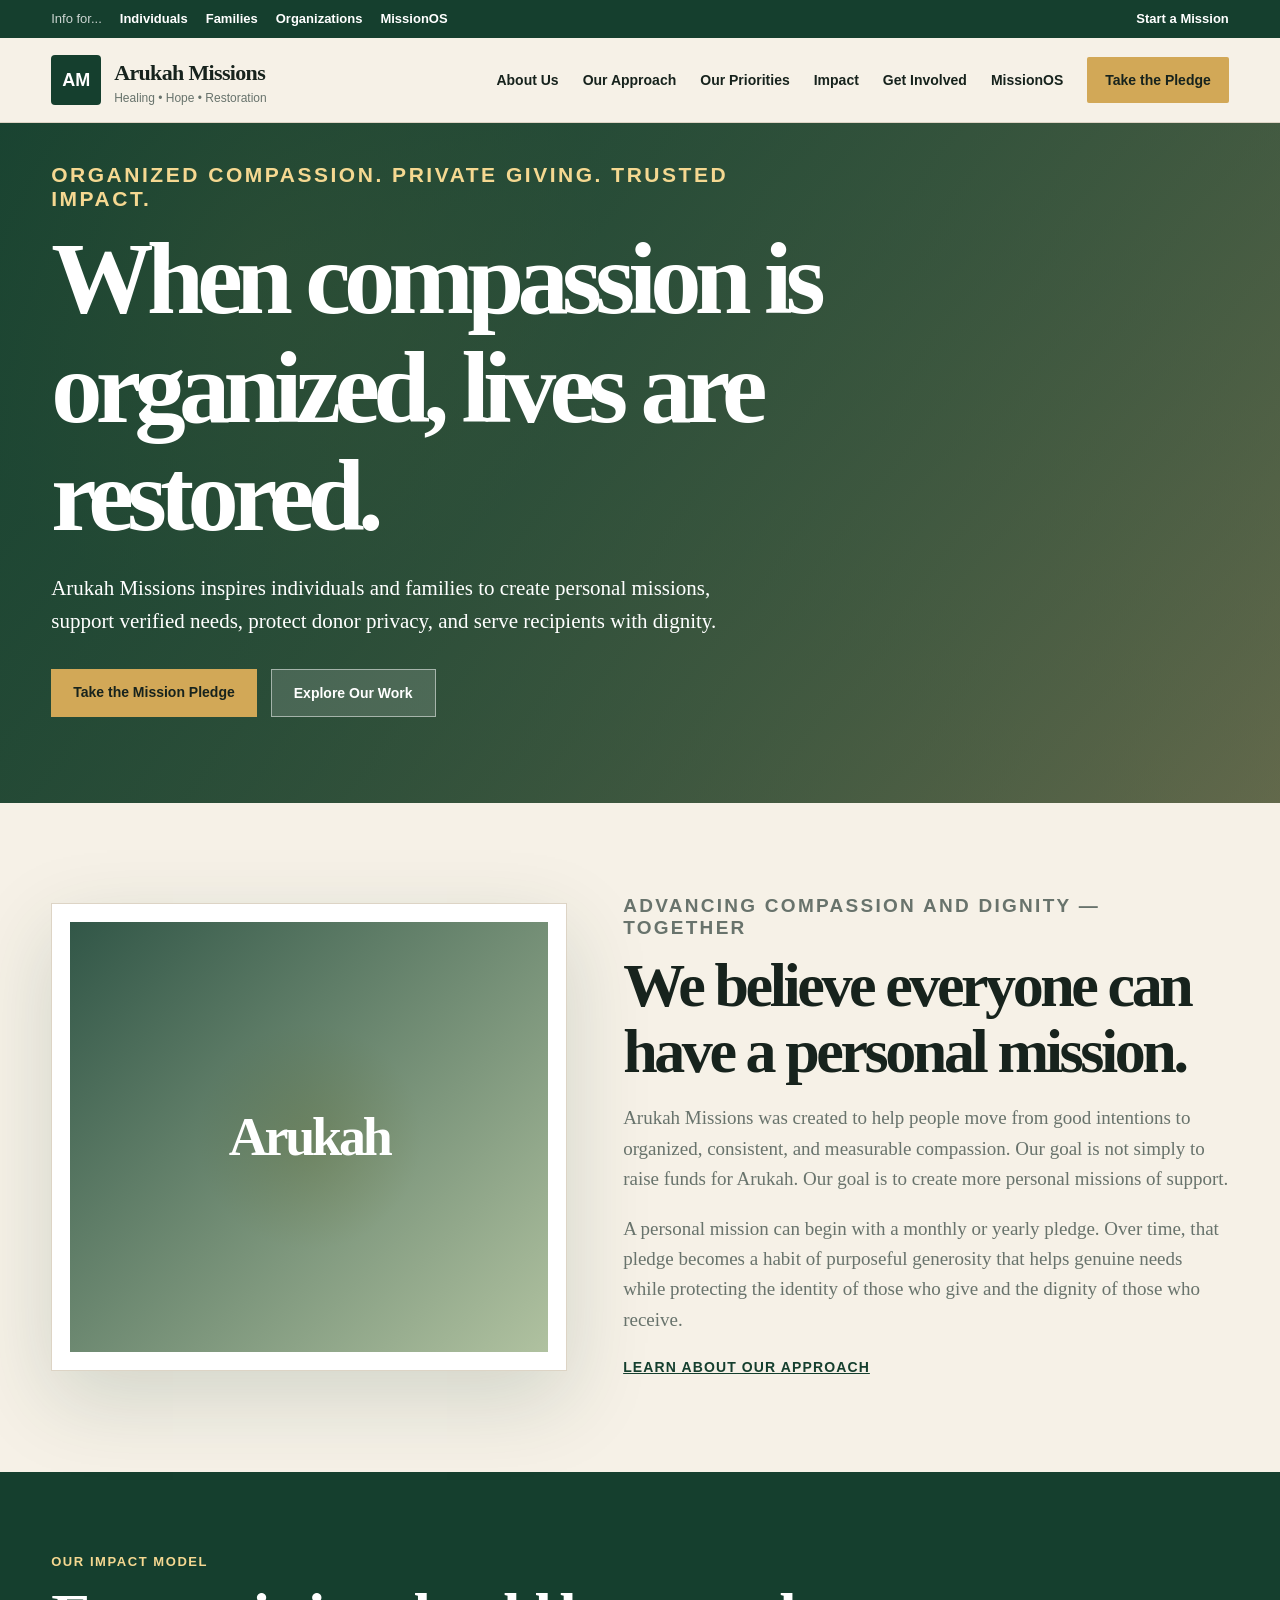
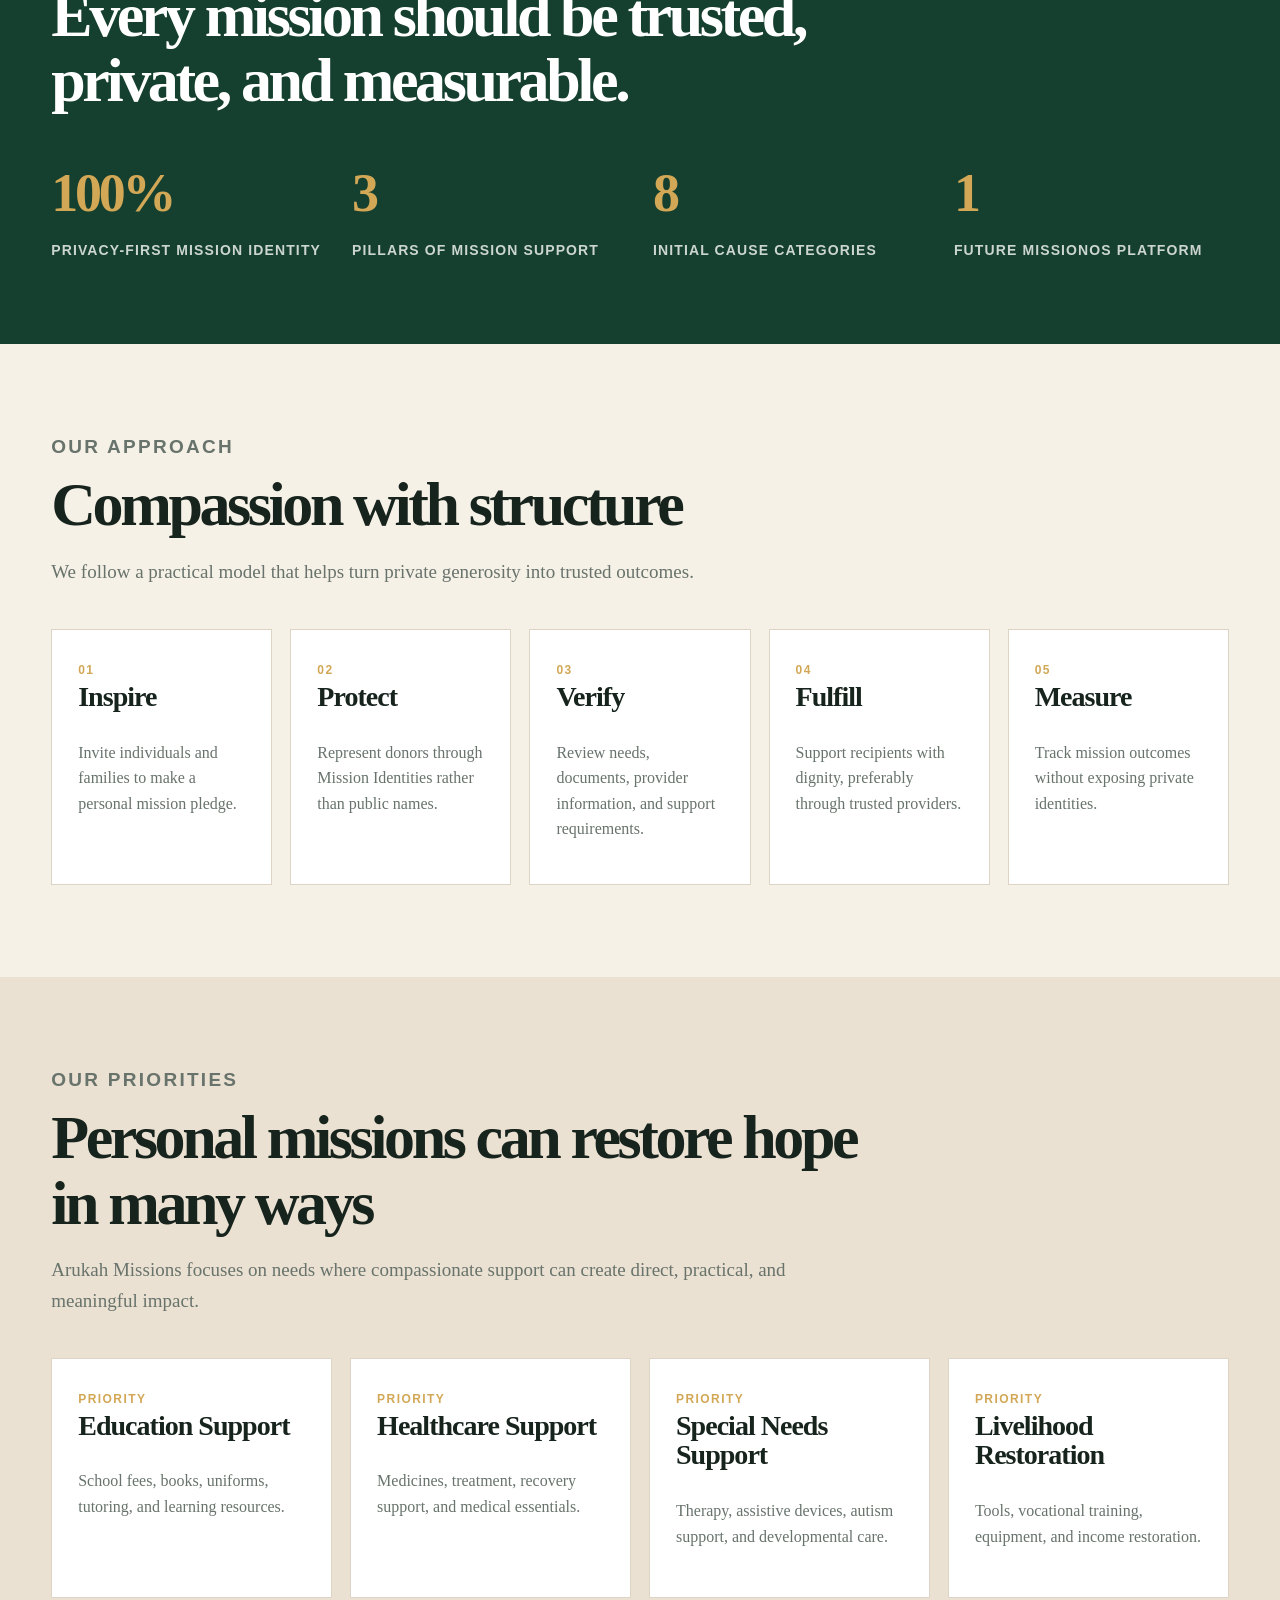
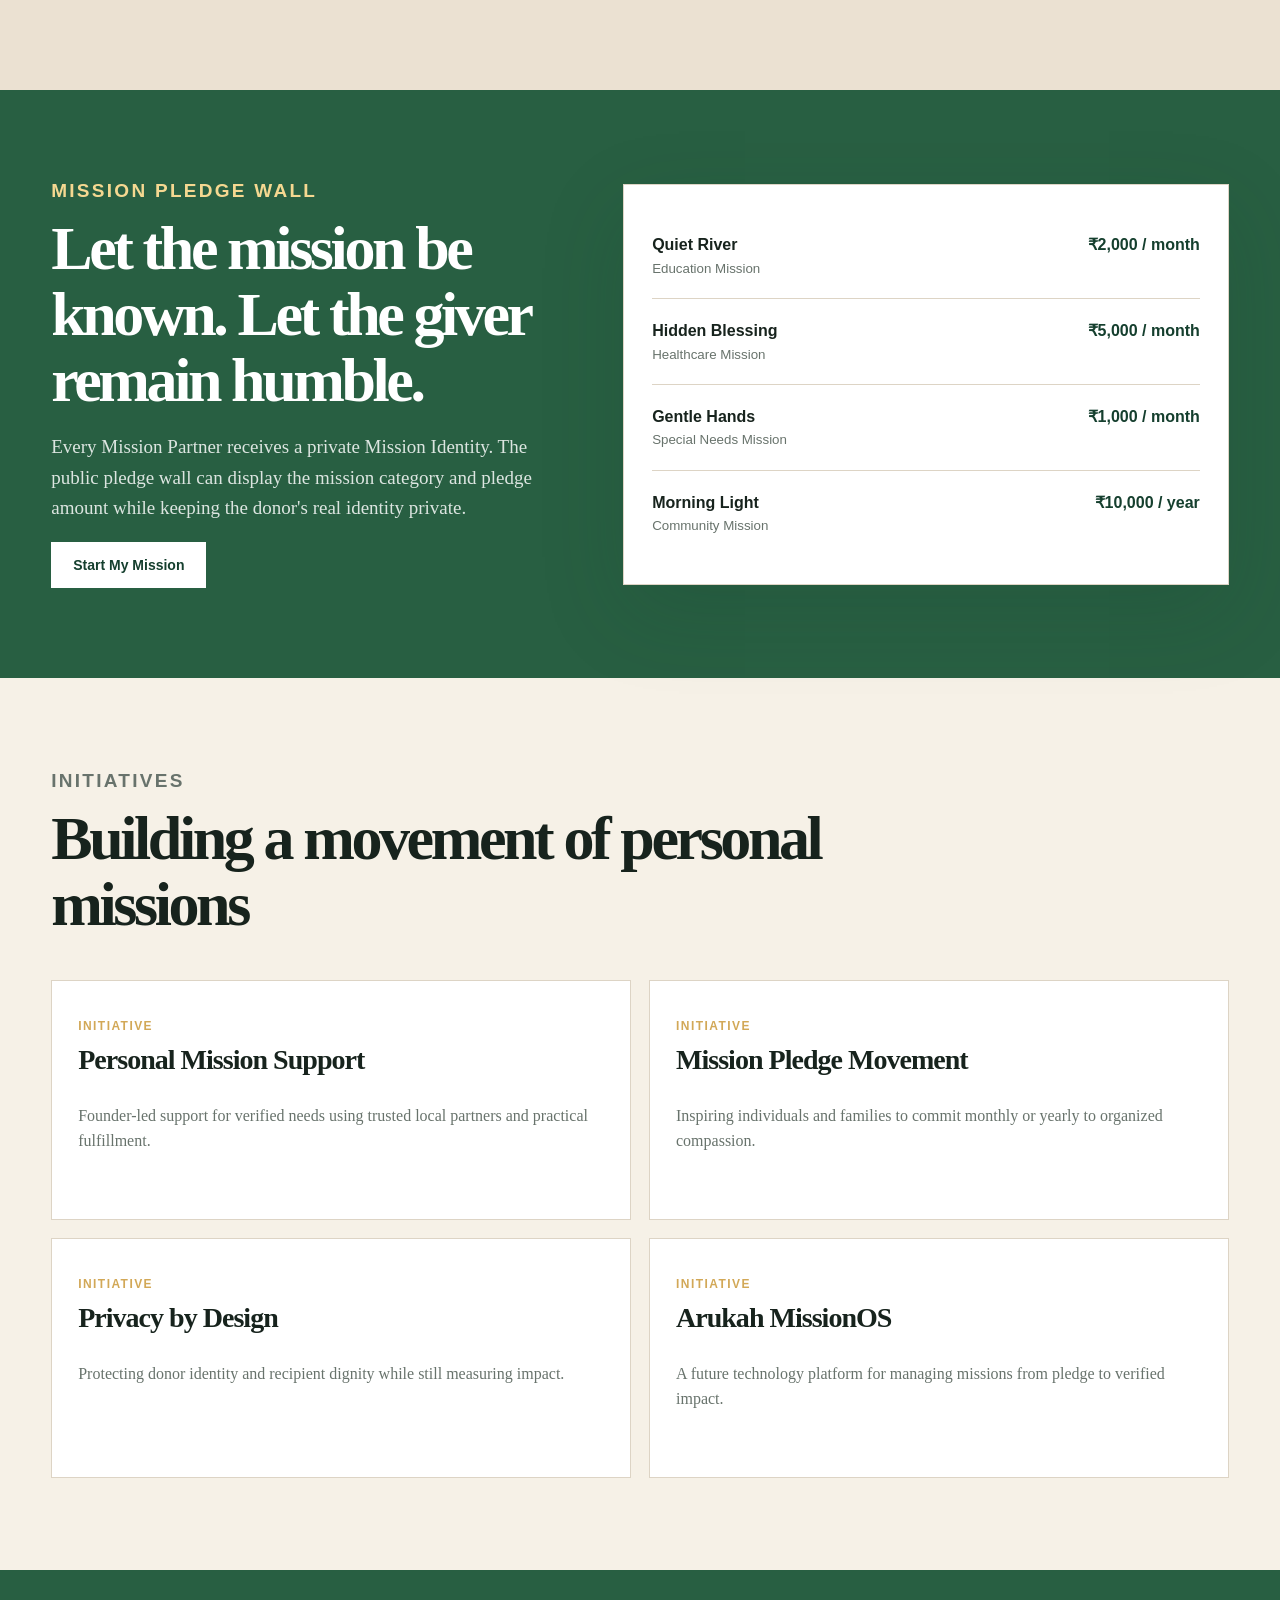
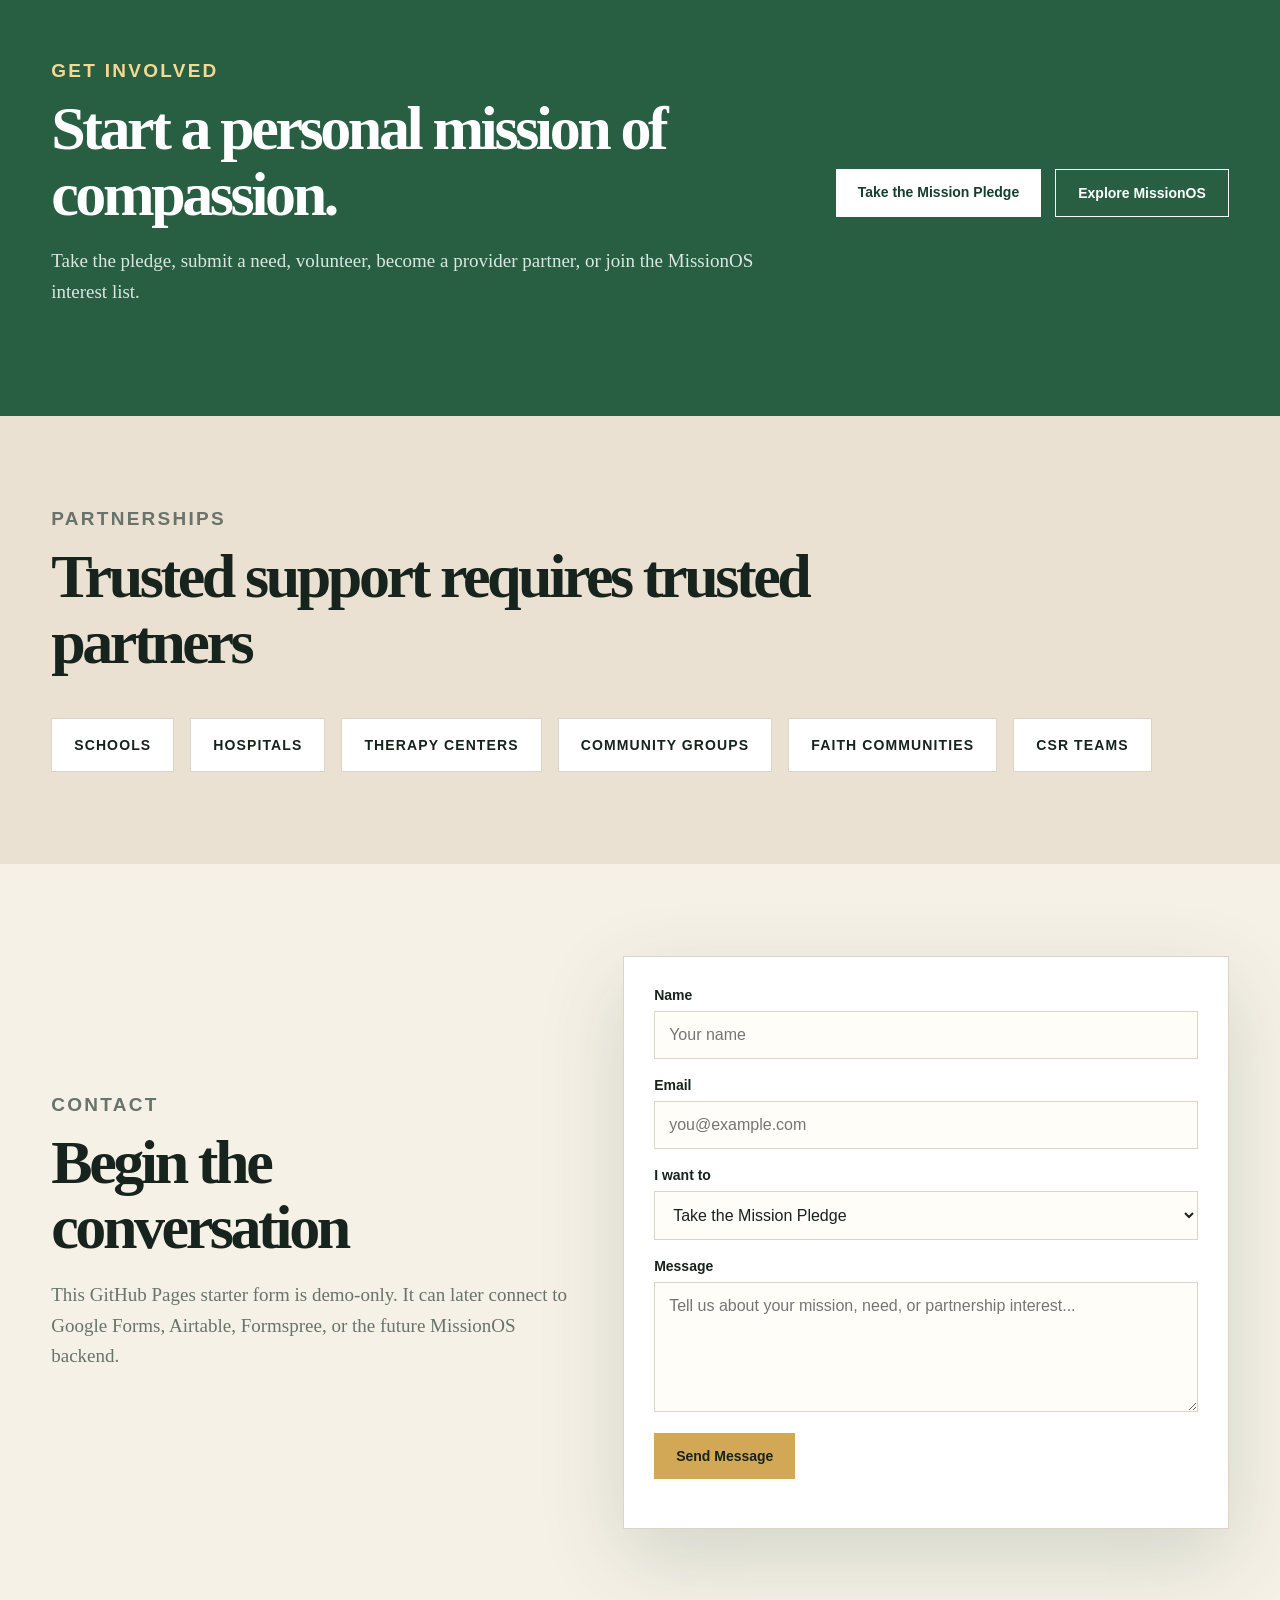
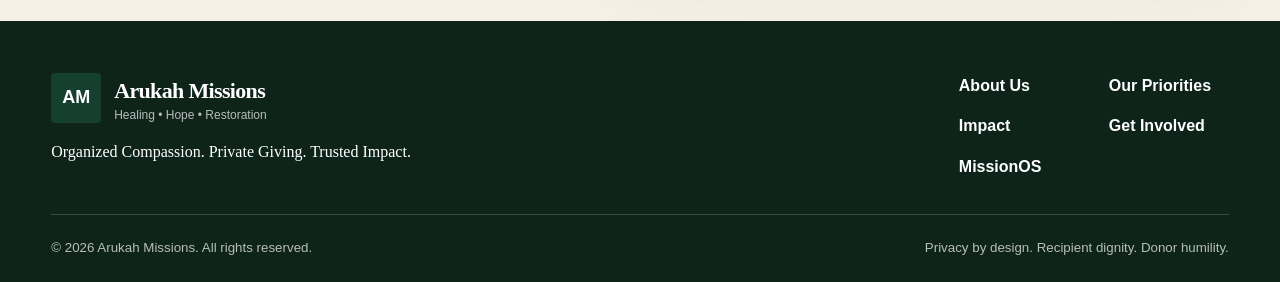
<file: index.html>
<!DOCTYPE html>
<html lang="en">
<head>
  <meta charset="UTF-8" />
  <meta name="viewport" content="width=device-width, initial-scale=1.0" />
  <title>Arukah Missions | Organized Compassion. Private Giving. Trusted Impact.</title>
  <meta name="description" content="Arukah Missions inspires personal missions of compassion through private pledges, verified needs, and recipient dignity." />
  <link rel="stylesheet" href="./styles.css" />
</head>
<body>
  <a class="skip" href="#main">Skip to Content</a>

  <header class="topbar">
    <div class="container topbar-inner">
      <div class="info-for">
        <span>Info for...</span>
        <a href="#pledge">Individuals</a>
        <a href="#pledge">Families</a>
        <a href="#partners">Organizations</a>
        <a href="missionos.html">MissionOS</a>
      </div>
      <a class="toplink" href="#contact">Start a Mission</a>
    </div>
  </header>

  <header class="site-header">
    <nav class="container nav">
      <a class="brand" href="index.html">
        <span class="brand-symbol">AM</span>
        <span>
          <strong>Arukah Missions</strong>
          <small>Healing • Hope • Restoration</small>
        </span>
      </a>

      <button class="menu-button" id="menuButton" aria-label="Open menu">☰</button>

      <div class="nav-links" id="navLinks">
        <a href="#about">About Us</a>
        <a href="#approach">Our Approach</a>
        <a href="#priorities">Our Priorities</a>
        <a href="#impact">Impact</a>
        <a href="#involved">Get Involved</a>
        <a href="missionos.html">MissionOS</a>
        <a class="donate-button" href="#pledge">Take the Pledge</a>
      </div>
    </nav>
  </header>

  <main id="main">
    <section class="hero">
      <div class="hero-overlay"></div>
      <div class="container hero-content">
        <p class="eyebrow light">Organized compassion. Private giving. Trusted impact.</p>
        <h1>When compassion is organized, lives are restored.</h1>
        <p>
          Arukah Missions inspires individuals and families to create personal missions,
          support verified needs, protect donor privacy, and serve recipients with dignity.
        </p>
        <div class="hero-actions">
          <a href="#pledge" class="button primary">Take the Mission Pledge</a>
          <a href="#approach" class="button ghost">Explore Our Work</a>
        </div>
      </div>
    </section>

    <section class="intro-block" id="about">
      <div class="container two-col">
        <div class="media-card">
          <div class="image-placeholder">
            <span>Arukah</span>
          </div>
        </div>
        <div>
          <p class="eyebrow">Advancing compassion and dignity — together</p>
          <h2>We believe everyone can have a personal mission.</h2>
          <p>
            Arukah Missions was created to help people move from good intentions to organized,
            consistent, and measurable compassion. Our goal is not simply to raise funds for Arukah.
            Our goal is to create more personal missions of support.
          </p>
          <p>
            A personal mission can begin with a monthly or yearly pledge. Over time, that pledge
            becomes a habit of purposeful generosity that helps genuine needs while protecting the
            identity of those who give and the dignity of those who receive.
          </p>
          <a href="#approach" class="text-link">Learn about our approach</a>
        </div>
      </div>
    </section>

    <section class="impact-band" id="impact">
      <div class="container">
        <p class="eyebrow light">Our Impact Model</p>
        <h2>Every mission should be trusted, private, and measurable.</h2>
        <div class="metrics">
          <div><strong>100%</strong><span>privacy-first mission identity</span></div>
          <div><strong>3</strong><span>pillars of mission support</span></div>
          <div><strong>8</strong><span>initial cause categories</span></div>
          <div><strong>1</strong><span>future MissionOS platform</span></div>
        </div>
      </div>
    </section>

    <section class="section" id="approach">
      <div class="container">
        <div class="section-head">
          <p class="eyebrow">Our Approach</p>
          <h2>Compassion with structure</h2>
          <p>
            We follow a practical model that helps turn private generosity into trusted outcomes.
          </p>
        </div>

        <div class="approach-grid">
          <article>
            <span>01</span>
            <h3>Inspire</h3>
            <p>Invite individuals and families to make a personal mission pledge.</p>
          </article>
          <article>
            <span>02</span>
            <h3>Protect</h3>
            <p>Represent donors through Mission Identities rather than public names.</p>
          </article>
          <article>
            <span>03</span>
            <h3>Verify</h3>
            <p>Review needs, documents, provider information, and support requirements.</p>
          </article>
          <article>
            <span>04</span>
            <h3>Fulfill</h3>
            <p>Support recipients with dignity, preferably through trusted providers.</p>
          </article>
          <article>
            <span>05</span>
            <h3>Measure</h3>
            <p>Track mission outcomes without exposing private identities.</p>
          </article>
        </div>
      </div>
    </section>

    <section class="section priorities" id="priorities">
      <div class="container">
        <div class="section-head">
          <p class="eyebrow">Our Priorities</p>
          <h2>Personal missions can restore hope in many ways</h2>
          <p>
            Arukah Missions focuses on needs where compassionate support can create direct,
            practical, and meaningful impact.
          </p>
        </div>

        <div class="priority-grid">
          <a class="priority-card" href="#contact"><span>Priority</span><h3>Education Support</h3><p>School fees, books, uniforms, tutoring, and learning resources.</p></a>
          <a class="priority-card" href="#contact"><span>Priority</span><h3>Healthcare Support</h3><p>Medicines, treatment, recovery support, and medical essentials.</p></a>
          <a class="priority-card" href="#contact"><span>Priority</span><h3>Special Needs Support</h3><p>Therapy, assistive devices, autism support, and developmental care.</p></a>
          <a class="priority-card" href="#contact"><span>Priority</span><h3>Livelihood Restoration</h3><p>Tools, vocational training, equipment, and income restoration.</p></a>
        </div>
      </div>
    </section>

    <section class="feature-story" id="pledge">
      <div class="container story-grid">
        <div>
          <p class="eyebrow light">Mission Pledge Wall</p>
          <h2>Let the mission be known. Let the giver remain humble.</h2>
          <p>
            Every Mission Partner receives a private Mission Identity. The public pledge wall can
            display the mission category and pledge amount while keeping the donor's real identity private.
          </p>
          <a href="#contact" class="button light-button">Start My Mission</a>
        </div>

        <div class="pledge-wall">
          <div class="pledge-row"><span><b>Quiet River</b><small>Education Mission</small></span><strong>₹2,000 / month</strong></div>
          <div class="pledge-row"><span><b>Hidden Blessing</b><small>Healthcare Mission</small></span><strong>₹5,000 / month</strong></div>
          <div class="pledge-row"><span><b>Gentle Hands</b><small>Special Needs Mission</small></span><strong>₹1,000 / month</strong></div>
          <div class="pledge-row"><span><b>Morning Light</b><small>Community Mission</small></span><strong>₹10,000 / year</strong></div>
        </div>
      </div>
    </section>

    <section class="section initiatives">
      <div class="container">
        <div class="section-head">
          <p class="eyebrow">Initiatives</p>
          <h2>Building a movement of personal missions</h2>
        </div>

        <div class="initiative-list">
          <article>
            <p>Initiative</p>
            <h3>Personal Mission Support</h3>
            <span>Founder-led support for verified needs using trusted local partners and practical fulfillment.</span>
          </article>
          <article>
            <p>Initiative</p>
            <h3>Mission Pledge Movement</h3>
            <span>Inspiring individuals and families to commit monthly or yearly to organized compassion.</span>
          </article>
          <article>
            <p>Initiative</p>
            <h3>Privacy by Design</h3>
            <span>Protecting donor identity and recipient dignity while still measuring impact.</span>
          </article>
          <article>
            <p>Initiative</p>
            <h3>Arukah MissionOS</h3>
            <span>A future technology platform for managing missions from pledge to verified impact.</span>
          </article>
        </div>
      </div>
    </section>

    <section class="newsletter" id="involved">
      <div class="container newsletter-grid">
        <div>
          <p class="eyebrow light">Get involved</p>
          <h2>Start a personal mission of compassion.</h2>
          <p>
            Take the pledge, submit a need, volunteer, become a provider partner, or join the MissionOS interest list.
          </p>
        </div>
        <div class="action-stack">
          <a href="#contact" class="button light-button">Take the Mission Pledge</a>
          <a href="missionos.html" class="button outline-light">Explore MissionOS</a>
        </div>
      </div>
    </section>

    <section class="section partners" id="partners">
      <div class="container">
        <div class="section-head">
          <p class="eyebrow">Partnerships</p>
          <h2>Trusted support requires trusted partners</h2>
        </div>
        <div class="partner-strip">
          <span>Schools</span>
          <span>Hospitals</span>
          <span>Therapy Centers</span>
          <span>Community Groups</span>
          <span>Faith Communities</span>
          <span>CSR Teams</span>
        </div>
      </div>
    </section>

    <section class="section contact-section" id="contact">
      <div class="container contact-grid">
        <div>
          <p class="eyebrow">Contact</p>
          <h2>Begin the conversation</h2>
          <p>
            This GitHub Pages starter form is demo-only. It can later connect to Google Forms,
            Airtable, Formspree, or the future MissionOS backend.
          </p>
        </div>
        <form class="form" id="contactForm">
          <label>Name<input type="text" placeholder="Your name" required /></label>
          <label>Email<input type="email" placeholder="you@example.com" required /></label>
          <label>I want to
            <select>
              <option>Take the Mission Pledge</option>
              <option>Submit a Need</option>
              <option>Volunteer</option>
              <option>Become a Provider Partner</option>
              <option>Learn about MissionOS</option>
            </select>
          </label>
          <label>Message<textarea placeholder="Tell us about your mission, need, or partnership interest..." required></textarea></label>
          <button class="button primary" type="submit">Send Message</button>
          <p id="formMessage" class="form-message"></p>
        </form>
      </div>
    </section>
  </main>

  <footer class="footer">
    <div class="container footer-main">
      <div>
        <a class="brand footer-brand" href="index.html">
          <span class="brand-symbol">AM</span>
          <span><strong>Arukah Missions</strong><small>Healing • Hope • Restoration</small></span>
        </a>
        <p>Organized Compassion. Private Giving. Trusted Impact.</p>
      </div>
      <div class="footer-links">
        <a href="#about">About Us</a>
        <a href="#priorities">Our Priorities</a>
        <a href="#impact">Impact</a>
        <a href="#involved">Get Involved</a>
        <a href="missionos.html">MissionOS</a>
      </div>
    </div>
    <div class="container footer-bottom">
      <small>© 2026 Arukah Missions. All rights reserved.</small>
      <small>Privacy by design. Recipient dignity. Donor humility.</small>
    </div>
  </footer>

  <script src="./script.js"></script>
</body>
</html>
</file>
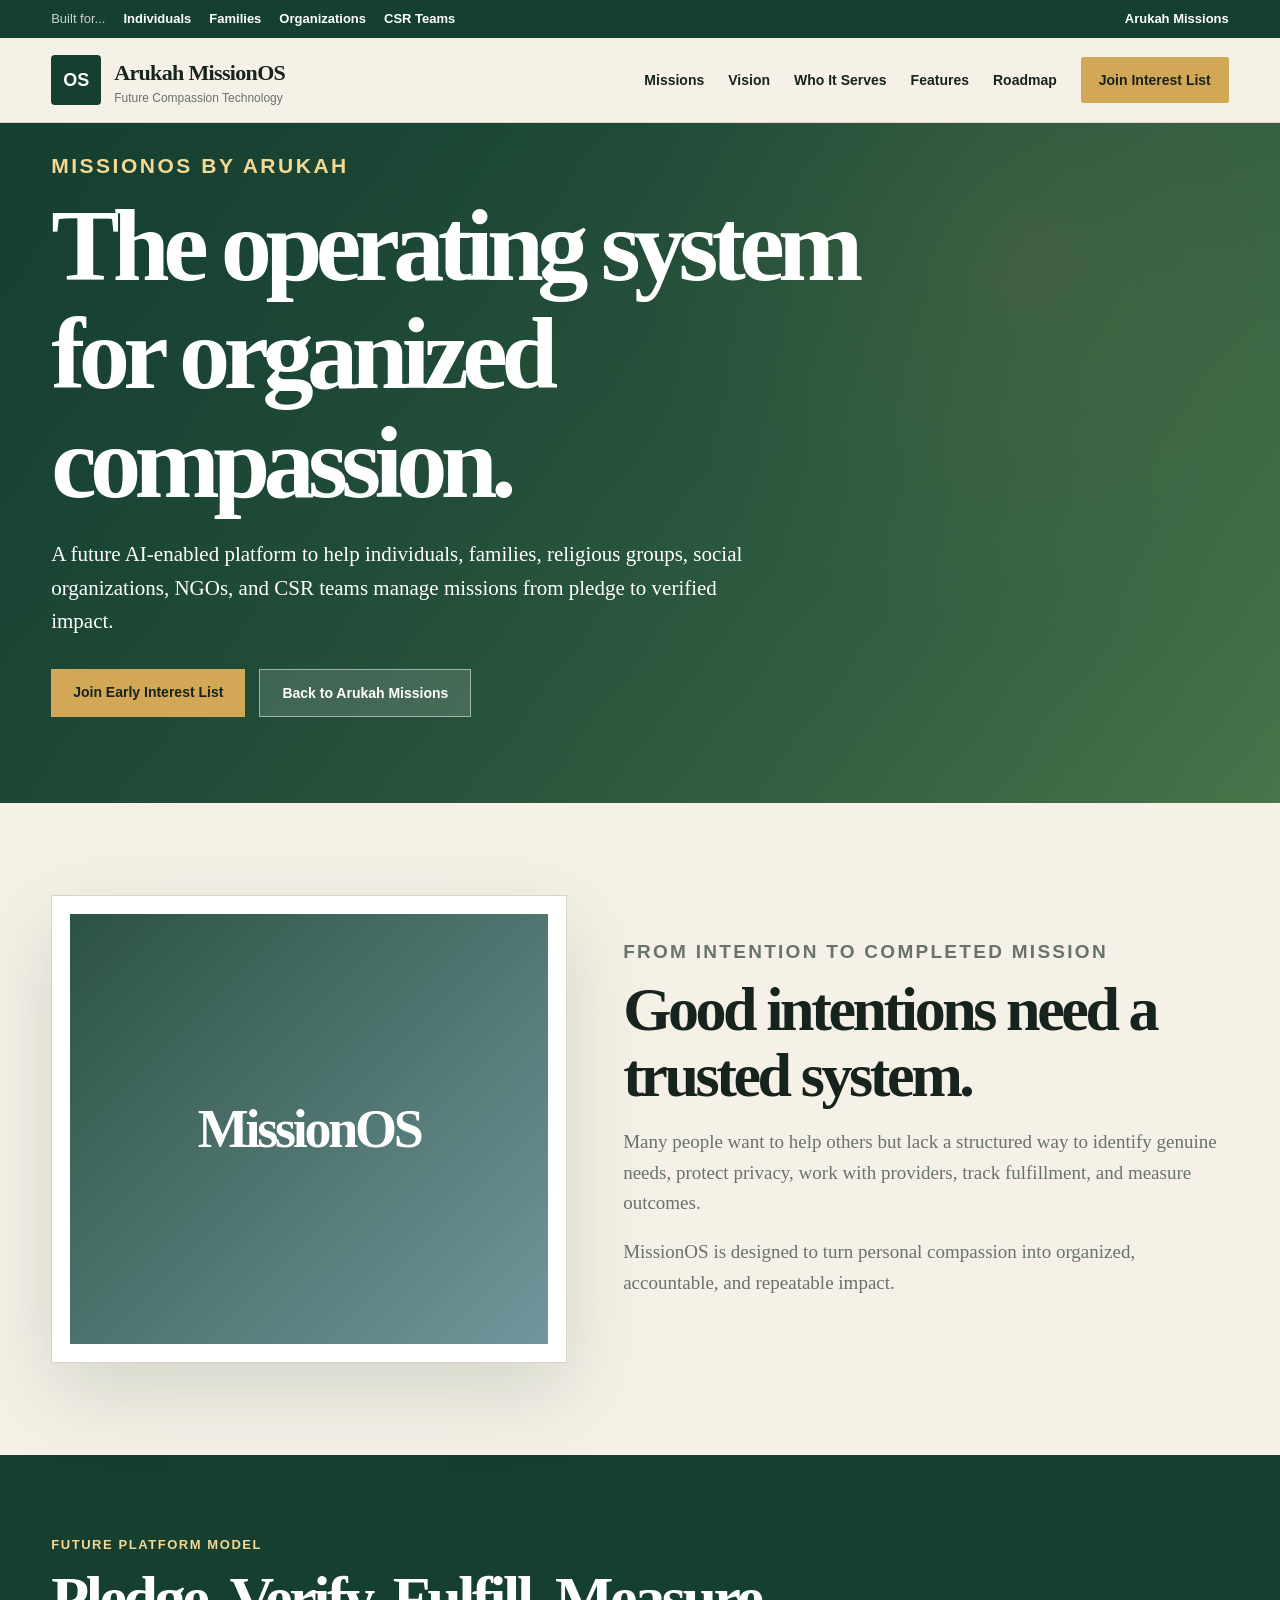
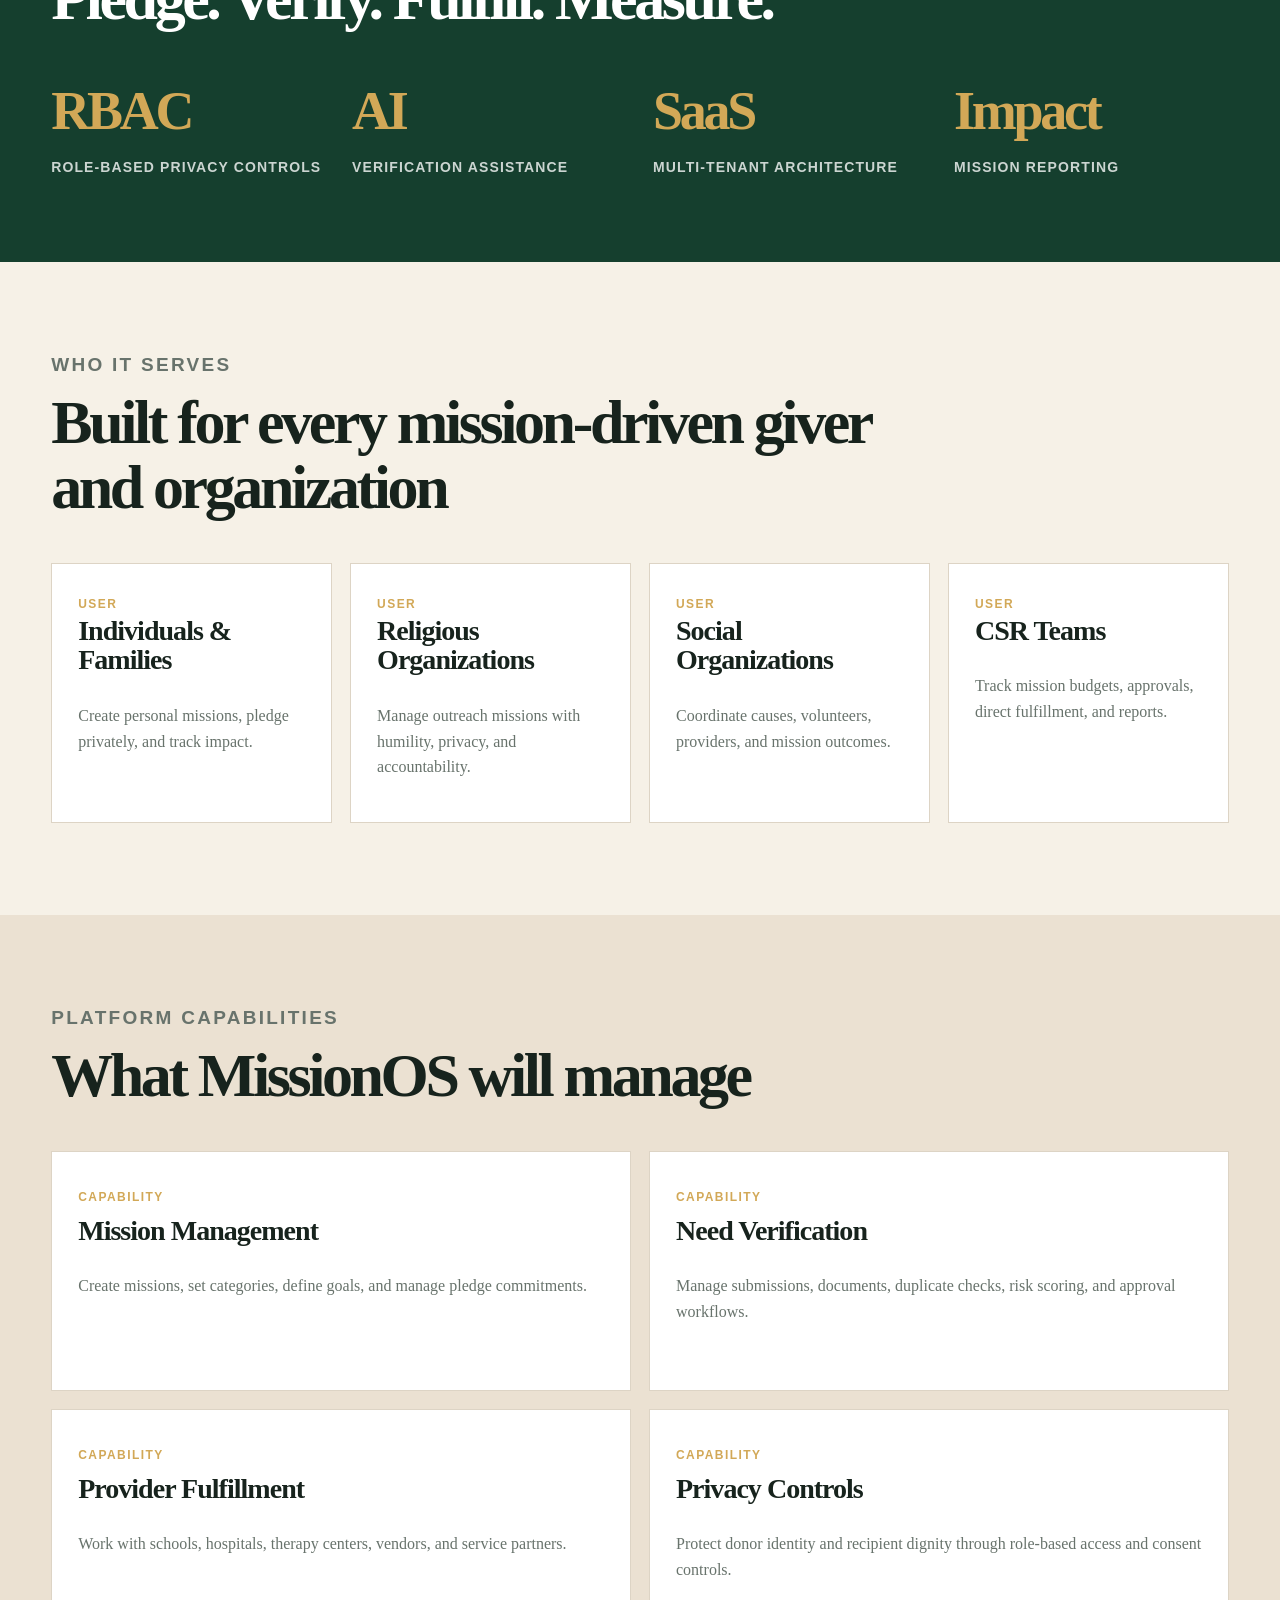
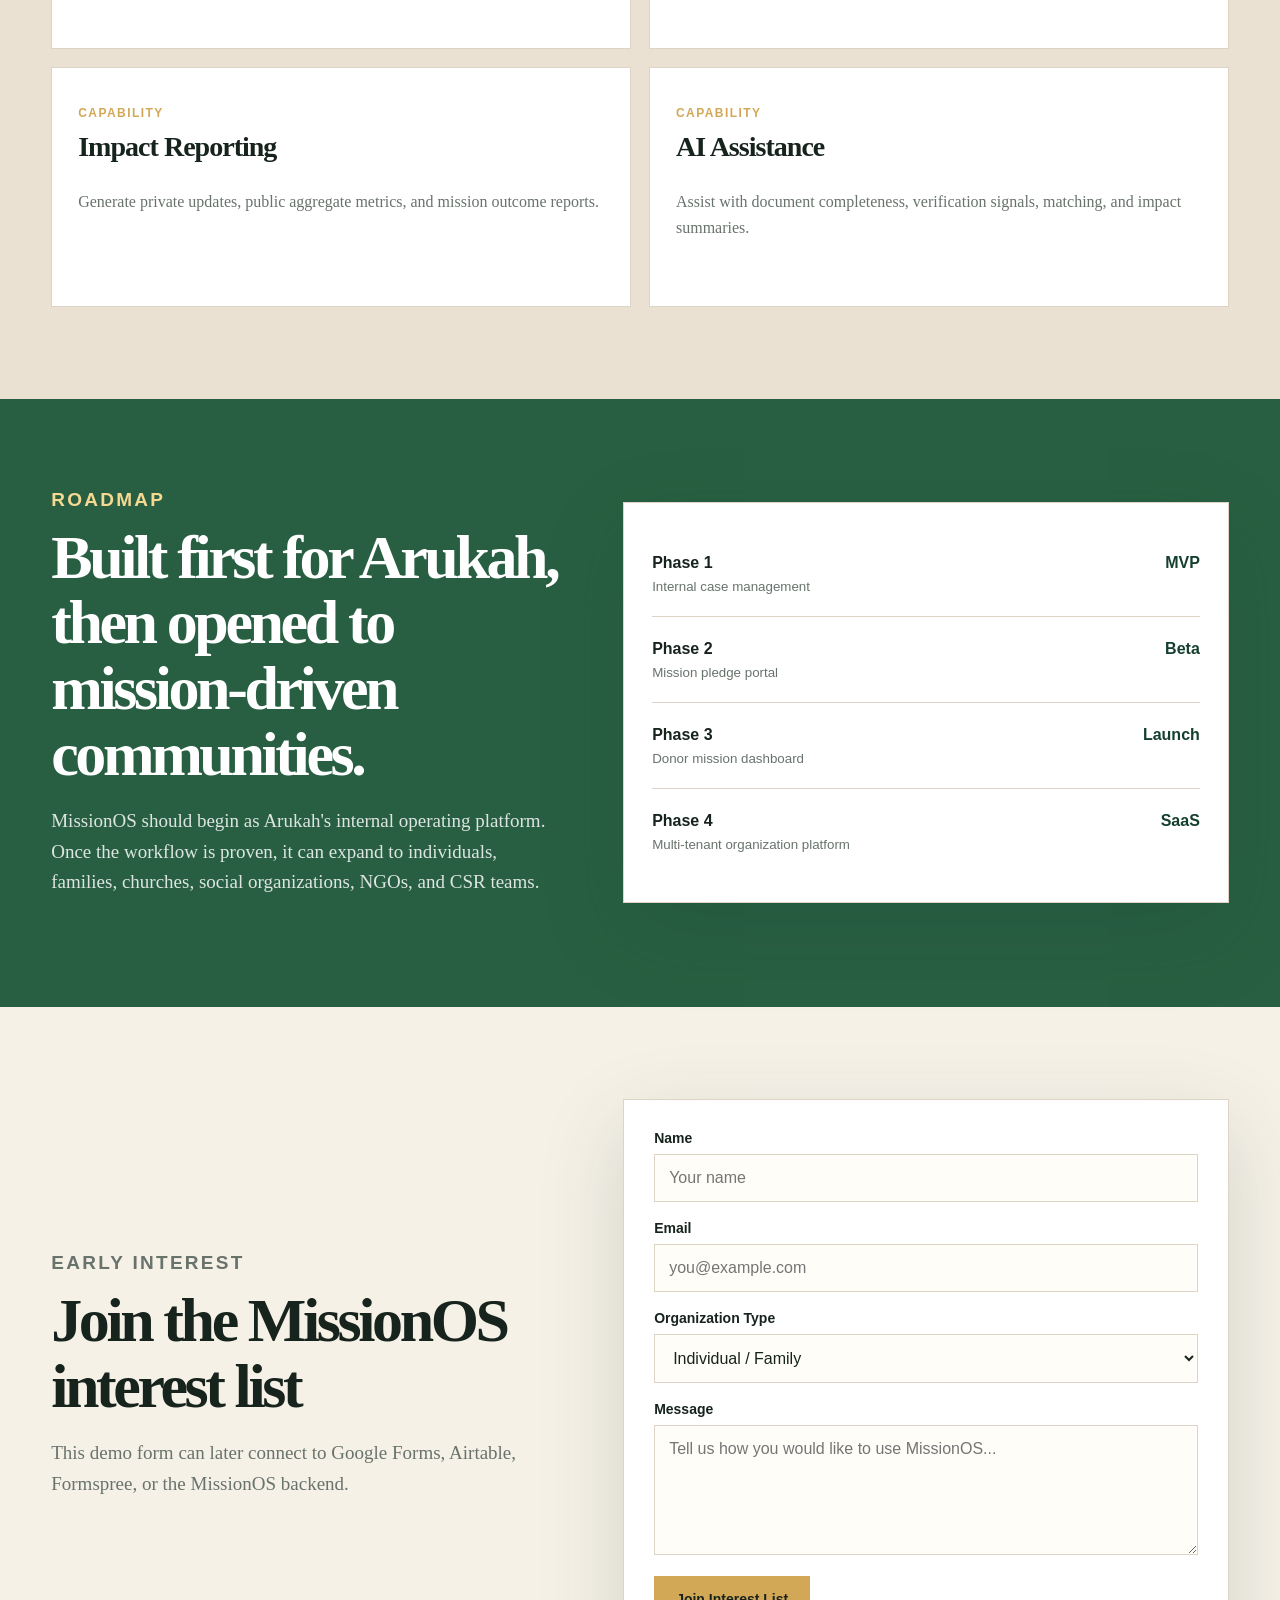
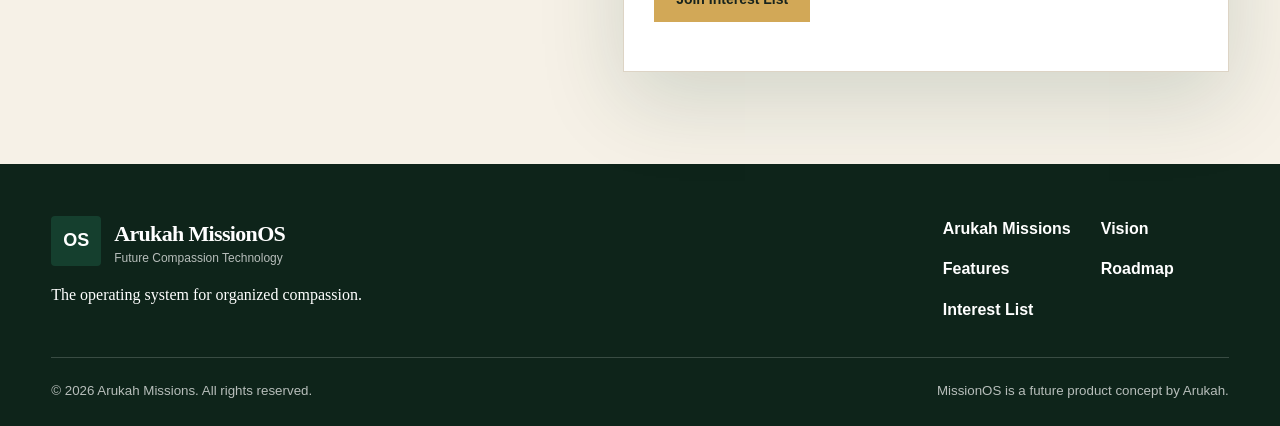
<file: missionos.html>
<!DOCTYPE html>
<html lang="en">
<head>
  <meta charset="UTF-8" />
  <meta name="viewport" content="width=device-width, initial-scale=1.0" />
  <title>Arukah MissionOS | Future Compassion Technology</title>
  <meta name="description" content="Arukah MissionOS is the future platform for organized compassion, private pledges, verified needs, and measurable impact." />
  <link rel="stylesheet" href="./styles.css" />
</head>
<body>
  <a class="skip" href="#main">Skip to Content</a>

  <header class="topbar">
    <div class="container topbar-inner">
      <div class="info-for">
        <span>Built for...</span>
        <a href="#users">Individuals</a>
        <a href="#users">Families</a>
        <a href="#users">Organizations</a>
        <a href="#users">CSR Teams</a>
      </div>
      <a class="toplink" href="index.html">Arukah Missions</a>
    </div>
  </header>

  <header class="site-header">
    <nav class="container nav">
      <a class="brand" href="missionos.html">
        <span class="brand-symbol">OS</span>
        <span><strong>Arukah MissionOS</strong><small>Future Compassion Technology</small></span>
      </a>

      <button class="menu-button" id="menuButton" aria-label="Open menu">☰</button>

      <div class="nav-links" id="navLinks">
        <a href="index.html">Missions</a>
        <a href="#vision">Vision</a>
        <a href="#users">Who It Serves</a>
        <a href="#features">Features</a>
        <a href="#roadmap">Roadmap</a>
        <a class="donate-button" href="#interest">Join Interest List</a>
      </div>
    </nav>
  </header>

  <main id="main">
    <section class="hero os-hero">
      <div class="hero-overlay"></div>
      <div class="container hero-content">
        <p class="eyebrow light">MissionOS by Arukah</p>
        <h1>The operating system for organized compassion.</h1>
        <p>
          A future AI-enabled platform to help individuals, families, religious groups, social organizations,
          NGOs, and CSR teams manage missions from pledge to verified impact.
        </p>
        <div class="hero-actions">
          <a href="#interest" class="button primary">Join Early Interest List</a>
          <a href="index.html" class="button ghost">Back to Arukah Missions</a>
        </div>
      </div>
    </section>

    <section class="intro-block" id="vision">
      <div class="container two-col">
        <div class="media-card os-card">
          <div class="image-placeholder">
            <span>MissionOS</span>
          </div>
        </div>
        <div>
          <p class="eyebrow">From intention to completed mission</p>
          <h2>Good intentions need a trusted system.</h2>
          <p>
            Many people want to help others but lack a structured way to identify genuine needs,
            protect privacy, work with providers, track fulfillment, and measure outcomes.
          </p>
          <p>
            MissionOS is designed to turn personal compassion into organized, accountable,
            and repeatable impact.
          </p>
        </div>
      </div>
    </section>

    <section class="impact-band">
      <div class="container">
        <p class="eyebrow light">Future platform model</p>
        <h2>Pledge. Verify. Fulfill. Measure.</h2>
        <div class="metrics">
          <div><strong>RBAC</strong><span>role-based privacy controls</span></div>
          <div><strong>AI</strong><span>verification assistance</span></div>
          <div><strong>SaaS</strong><span>multi-tenant architecture</span></div>
          <div><strong>Impact</strong><span>mission reporting</span></div>
        </div>
      </div>
    </section>

    <section class="section" id="users">
      <div class="container">
        <div class="section-head">
          <p class="eyebrow">Who it serves</p>
          <h2>Built for every mission-driven giver and organization</h2>
        </div>

        <div class="priority-grid">
          <a class="priority-card" href="#interest"><span>User</span><h3>Individuals & Families</h3><p>Create personal missions, pledge privately, and track impact.</p></a>
          <a class="priority-card" href="#interest"><span>User</span><h3>Religious Organizations</h3><p>Manage outreach missions with humility, privacy, and accountability.</p></a>
          <a class="priority-card" href="#interest"><span>User</span><h3>Social Organizations</h3><p>Coordinate causes, volunteers, providers, and mission outcomes.</p></a>
          <a class="priority-card" href="#interest"><span>User</span><h3>CSR Teams</h3><p>Track mission budgets, approvals, direct fulfillment, and reports.</p></a>
        </div>
      </div>
    </section>

    <section class="section priorities" id="features">
      <div class="container">
        <div class="section-head">
          <p class="eyebrow">Platform capabilities</p>
          <h2>What MissionOS will manage</h2>
        </div>
        <div class="initiative-list">
          <article><p>Capability</p><h3>Mission Management</h3><span>Create missions, set categories, define goals, and manage pledge commitments.</span></article>
          <article><p>Capability</p><h3>Need Verification</h3><span>Manage submissions, documents, duplicate checks, risk scoring, and approval workflows.</span></article>
          <article><p>Capability</p><h3>Provider Fulfillment</h3><span>Work with schools, hospitals, therapy centers, vendors, and service partners.</span></article>
          <article><p>Capability</p><h3>Privacy Controls</h3><span>Protect donor identity and recipient dignity through role-based access and consent controls.</span></article>
          <article><p>Capability</p><h3>Impact Reporting</h3><span>Generate private updates, public aggregate metrics, and mission outcome reports.</span></article>
          <article><p>Capability</p><h3>AI Assistance</h3><span>Assist with document completeness, verification signals, matching, and impact summaries.</span></article>
        </div>
      </div>
    </section>

    <section class="feature-story" id="roadmap">
      <div class="container story-grid">
        <div>
          <p class="eyebrow light">Roadmap</p>
          <h2>Built first for Arukah, then opened to mission-driven communities.</h2>
          <p>
            MissionOS should begin as Arukah's internal operating platform. Once the workflow is proven,
            it can expand to individuals, families, churches, social organizations, NGOs, and CSR teams.
          </p>
        </div>
        <div class="pledge-wall">
          <div class="pledge-row"><span><b>Phase 1</b><small>Internal case management</small></span><strong>MVP</strong></div>
          <div class="pledge-row"><span><b>Phase 2</b><small>Mission pledge portal</small></span><strong>Beta</strong></div>
          <div class="pledge-row"><span><b>Phase 3</b><small>Donor mission dashboard</small></span><strong>Launch</strong></div>
          <div class="pledge-row"><span><b>Phase 4</b><small>Multi-tenant organization platform</small></span><strong>SaaS</strong></div>
        </div>
      </div>
    </section>

    <section class="section contact-section" id="interest">
      <div class="container contact-grid">
        <div>
          <p class="eyebrow">Early interest</p>
          <h2>Join the MissionOS interest list</h2>
          <p>This demo form can later connect to Google Forms, Airtable, Formspree, or the MissionOS backend.</p>
        </div>
        <form class="form" id="contactForm">
          <label>Name<input type="text" placeholder="Your name" required /></label>
          <label>Email<input type="email" placeholder="you@example.com" required /></label>
          <label>Organization Type
            <select>
              <option>Individual / Family</option>
              <option>Religious Organization</option>
              <option>Social Organization</option>
              <option>Charitable Trust</option>
              <option>NGO</option>
              <option>Corporate CSR</option>
              <option>Provider Partner</option>
            </select>
          </label>
          <label>Message<textarea placeholder="Tell us how you would like to use MissionOS..." required></textarea></label>
          <button class="button primary" type="submit">Join Interest List</button>
          <p id="formMessage" class="form-message"></p>
        </form>
      </div>
    </section>
  </main>

  <footer class="footer">
    <div class="container footer-main">
      <div>
        <a class="brand footer-brand" href="missionos.html">
          <span class="brand-symbol">OS</span>
          <span><strong>Arukah MissionOS</strong><small>Future Compassion Technology</small></span>
        </a>
        <p>The operating system for organized compassion.</p>
      </div>
      <div class="footer-links">
        <a href="index.html">Arukah Missions</a>
        <a href="#vision">Vision</a>
        <a href="#features">Features</a>
        <a href="#roadmap">Roadmap</a>
        <a href="#interest">Interest List</a>
      </div>
    </div>
    <div class="container footer-bottom">
      <small>© 2026 Arukah Missions. All rights reserved.</small>
      <small>MissionOS is a future product concept by Arukah.</small>
    </div>
  </footer>

  <script src="./script.js"></script>
</body>
</html>
</file>
<file: styles.css>
:root {
  --green: #153f2e;
  --green-2: #285f42;
  --leaf: #6f8f52;
  --gold: #d2a857;
  --cream: #f6f1e7;
  --sand: #ebe1d2;
  --ink: #17231d;
  --muted: #68736c;
  --white: #ffffff;
  --line: #ddd4c5;
  --shadow: 0 28px 80px rgba(21,63,46,.16);
}
* { box-sizing: border-box; }
html { scroll-behavior: smooth; }
body { margin: 0; font-family: Georgia, 'Times New Roman', serif; color: var(--ink); background: var(--cream); line-height: 1.6; }
a { color: inherit; }
.skip { position: absolute; left: -999px; top: 0; background: white; padding: 10px; z-index: 99; }
.skip:focus { left: 10px; }
.container { width: min(1180px, 92%); margin: 0 auto; }
.topbar { background: var(--green); color: white; font-family: Arial, sans-serif; font-size: 13px; }
.topbar-inner { display: flex; justify-content: space-between; align-items: center; min-height: 38px; gap: 18px; }
.info-for { display: flex; align-items: center; gap: 18px; flex-wrap: wrap; }
.info-for span { opacity: .78; }
.info-for a, .toplink { color: white; text-decoration: none; font-weight: 700; }
.site-header { position: sticky; top: 0; z-index: 50; background: rgba(246,241,231,.95); backdrop-filter: blur(12px); border-bottom: 1px solid var(--line); }
.nav { min-height: 84px; display: flex; justify-content: space-between; align-items: center; }
.brand { display: flex; align-items: center; gap: 13px; text-decoration: none; }
.brand-symbol { width: 50px; height: 50px; border-radius: 4px; background: var(--green); color: white; display: grid; place-items: center; font: 900 18px Arial, sans-serif; }
.brand strong { display: block; font-size: 22px; letter-spacing: -.03em; }
.brand small { display: block; font: 12px Arial, sans-serif; color: var(--muted); }
.nav-links { display: flex; align-items: center; gap: 24px; font-family: Arial, sans-serif; }
.nav-links a { text-decoration: none; font-weight: 800; font-size: 14px; color: var(--ink); }
.donate-button { background: var(--gold); padding: 12px 18px; border-radius: 2px; color: var(--ink) !important; }
.menu-button { display: none; border: 0; background: transparent; font-size: 28px; }
.hero { position: relative; min-height: 680px; display: flex; align-items: end; background: linear-gradient(120deg, rgba(21,63,46,.88), rgba(21,63,46,.45)), radial-gradient(circle at 20% 20%, rgba(210,168,87,.34), transparent 30%), linear-gradient(135deg, #315f45, #a28b63); color: white; }
.os-hero { background: linear-gradient(120deg, rgba(21,63,46,.9), rgba(40,95,66,.55)), radial-gradient(circle at 80% 20%, rgba(210,168,87,.36), transparent 33%), linear-gradient(135deg, #143b42, #6f8f52); }
.hero-content { padding: 0 0 86px; max-width: 1180px; }
.eyebrow { margin: 0 0 14px; color: var(--green-2); font: 900 13px Arial, sans-serif; letter-spacing: .12em; text-transform: uppercase; }
.eyebrow.light { color: #f5d891; }
h1, h2, h3 { line-height: 1.06; margin-top: 0; }
h1 { max-width: 900px; font-size: clamp(52px, 8vw, 104px); letter-spacing: -.065em; margin-bottom: 20px; }
h2 { font-size: clamp(34px, 5vw, 62px); letter-spacing: -.055em; margin-bottom: 18px; }
h3 { font-size: 28px; letter-spacing: -.035em; }
.hero p { max-width: 720px; font-size: 21px; }
.hero-actions { display: flex; gap: 14px; flex-wrap: wrap; margin-top: 30px; }
.button { display: inline-block; text-decoration: none; border: 0; padding: 15px 22px; font: 900 14px Arial, sans-serif; cursor: pointer; }
.button.primary { background: var(--gold); color: var(--ink); }
.button.ghost { background: rgba(255,255,255,.14); color: white; border: 1px solid rgba(255,255,255,.5); }
.button.light-button { background: white; color: var(--green); }
.button.outline-light { background: transparent; color: white; border: 1px solid white; }
.intro-block, .section { padding: 92px 0; }
.two-col, .story-grid, .newsletter-grid, .contact-grid { display: grid; grid-template-columns: .92fr 1.08fr; gap: 56px; align-items: center; }
.media-card, .pledge-wall, .form { background: white; border: 1px solid var(--line); box-shadow: var(--shadow); }
.media-card { padding: 18px; }
.image-placeholder { min-height: 430px; background: linear-gradient(135deg, rgba(21,63,46,.88), rgba(111,143,82,.55)), radial-gradient(circle, rgba(210,168,87,.4), transparent 35%); display: grid; place-items: center; color: white; font-size: 54px; font-weight: 900; letter-spacing: -.06em; }
.os-card .image-placeholder { background: linear-gradient(135deg, rgba(21,63,46,.9), rgba(20,80,90,.6)); }
.intro-block p, .section-head p, .contact-grid p { font-size: 19px; color: var(--muted); }
.text-link { font: 900 14px Arial, sans-serif; color: var(--green); text-transform: uppercase; letter-spacing: .08em; }
.impact-band { background: var(--green); color: white; padding: 82px 0; }
.impact-band h2 { max-width: 850px; }
.metrics { margin-top: 36px; display: grid; grid-template-columns: repeat(4, 1fr); gap: 26px; }
.metrics strong { display: block; font-size: 54px; letter-spacing: -.06em; color: var(--gold); }
.metrics span { font: 800 14px Arial, sans-serif; text-transform: uppercase; letter-spacing: .08em; color: rgba(255,255,255,.78); }
.section-head { max-width: 820px; margin-bottom: 42px; }
.approach-grid, .priority-grid { display: grid; grid-template-columns: repeat(5, 1fr); gap: 18px; }
.approach-grid article, .priority-card, .initiative-list article { background: white; border: 1px solid var(--line); padding: 26px; text-decoration: none; min-height: 240px; transition: transform .2s ease, box-shadow .2s ease; }
.approach-grid article:hover, .priority-card:hover { transform: translateY(-4px); box-shadow: var(--shadow); }
.approach-grid span, .priority-card span, .initiative-list p { font: 900 12px Arial, sans-serif; color: var(--gold); text-transform: uppercase; letter-spacing: .12em; }
.approach-grid p, .priority-card p, .initiative-list span { color: var(--muted); }
.priorities, .partners { background: var(--sand); }
.priority-grid { grid-template-columns: repeat(4, 1fr); }
.feature-story, .newsletter { background: var(--green-2); color: white; padding: 90px 0; }
.feature-story p, .newsletter p { color: rgba(255,255,255,.84); font-size: 19px; }
.pledge-wall { padding: 28px; color: var(--ink); }
.pledge-row { display: flex; justify-content: space-between; gap: 18px; padding: 19px 0; border-bottom: 1px solid var(--line); font-family: Arial, sans-serif; }
.pledge-row:last-child { border-bottom: 0; }
.pledge-row b, .pledge-row small { display: block; }
.pledge-row small { color: var(--muted); }
.pledge-row strong { color: var(--green); white-space: nowrap; }
.initiative-list { display: grid; grid-template-columns: repeat(2, 1fr); gap: 18px; }
.newsletter-grid { grid-template-columns: 1fr .55fr; }
.action-stack { display: flex; gap: 14px; flex-wrap: wrap; justify-content: flex-end; }
.partner-strip { display: flex; flex-wrap: wrap; gap: 16px; }
.partner-strip span { background: white; border: 1px solid var(--line); padding: 18px 22px; font: 900 14px Arial, sans-serif; text-transform: uppercase; letter-spacing: .08em; }
.form { padding: 30px; }
label { display: block; font: 900 14px Arial, sans-serif; margin-bottom: 18px; }
input, select, textarea { width: 100%; margin-top: 8px; padding: 14px; border: 1px solid var(--line); background: #fffdf8; font: 16px Arial, sans-serif; color: var(--ink); }
textarea { min-height: 130px; resize: vertical; }
.form-message { color: var(--green); font: 900 14px Arial, sans-serif; }
.footer { background: #0e241a; color: white; padding: 52px 0 24px; }
.footer-main { display: flex; justify-content: space-between; gap: 34px; }
.footer-brand { color: white; }
.footer-brand small { color: rgba(255,255,255,.7); }
.footer-links { display: grid; grid-template-columns: repeat(2, minmax(120px, 1fr)); gap: 14px 30px; font-family: Arial, sans-serif; }
.footer-links a { color: white; text-decoration: none; font-weight: 800; }
.footer-bottom { margin-top: 34px; padding-top: 22px; border-top: 1px solid rgba(255,255,255,.18); display: flex; justify-content: space-between; gap: 18px; color: rgba(255,255,255,.7); font-family: Arial, sans-serif; }
@media (max-width: 1000px) {
  .menu-button { display: block; }
  .nav-links { display: none; position: absolute; left: 0; right: 0; top: 122px; background: var(--cream); border-bottom: 1px solid var(--line); padding: 22px; flex-direction: column; align-items: flex-start; }
  .nav-links.open { display: flex; }
  .hero { min-height: 620px; }
  .two-col, .story-grid, .newsletter-grid, .contact-grid, .metrics, .approach-grid, .priority-grid, .initiative-list { grid-template-columns: 1fr; }
  h1 { font-size: clamp(48px, 14vw, 76px); }
  .action-stack { justify-content: flex-start; }
  .footer-main, .footer-bottom { flex-direction: column; }
}
@media (max-width: 640px) {
  .topbar-inner, .info-for { align-items: flex-start; flex-direction: column; padding: 8px 0; }
  .nav-links { top: 156px; }
  .brand strong { font-size: 18px; }
  .hero-content { padding-bottom: 58px; }
  .intro-block, .section, .feature-story, .newsletter { padding: 64px 0; }
  .pledge-row { flex-direction: column; gap: 6px; }
}
</file>
